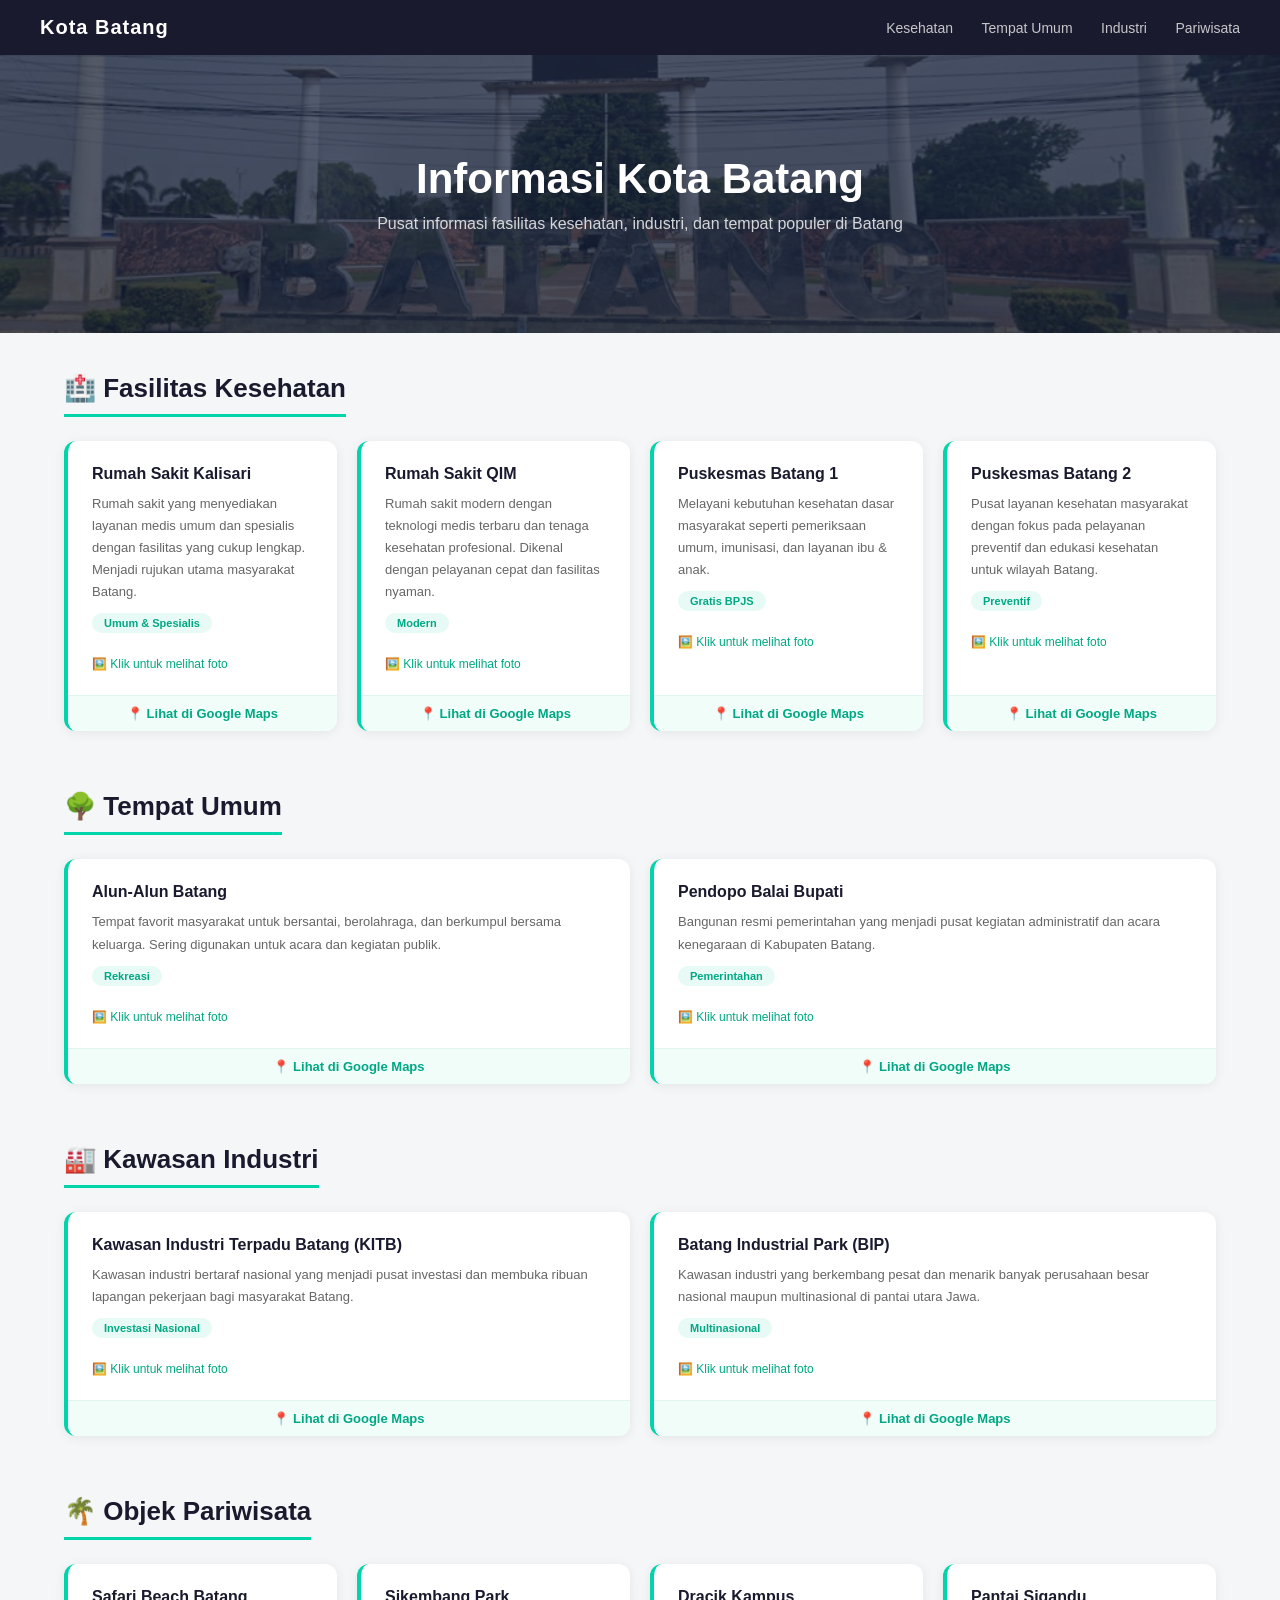
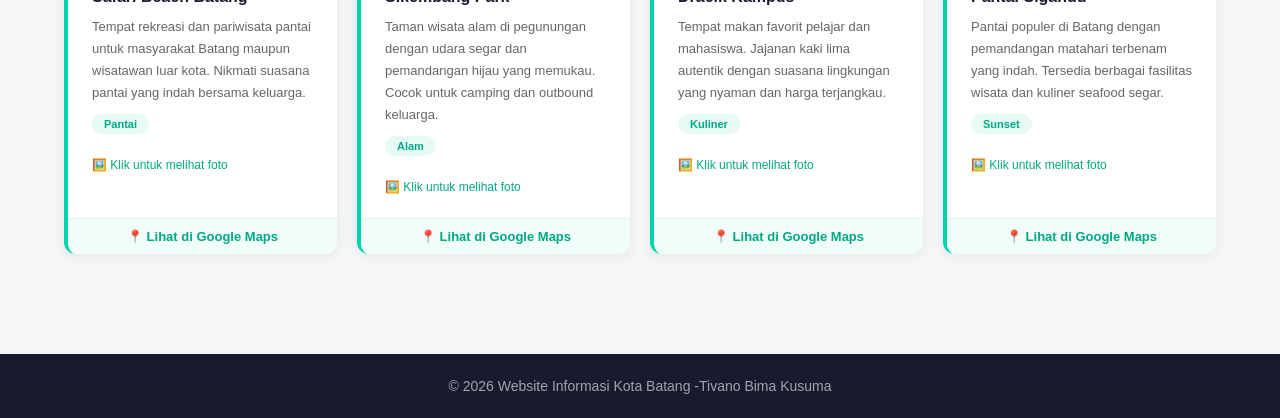
<file: index.html>
<!DOCTYPE html>
<html lang="id">
<head>
    <meta charset="UTF-8">
    <meta name="viewport" content="width=device-width, initial-scale=1.0">
    <title>Informasi Kota Batang</title>
    <link rel="stylesheet" href="styleuji.css">
</head>
<body>
 
    <!-- NAVBAR -->
    <nav>
        <div class="nav-title">Kota Batang</div>
        <div class="nav-links">
            <a href="#kesehatan">Kesehatan</a>
            <a href="#tempat">Tempat Umum</a>
            <a href="#industri">Industri</a>
            <a href="#pariwisata">Pariwisata</a>
        </div>
    </nav>
 
    <!-- HEADER -->
    <header>
        <h1>Informasi Kota Batang</h1>
        <p>Pusat informasi fasilitas kesehatan, industri, dan tempat populer di Batang</p>
    </header>
 
    <!-- KONTEN UTAMA -->
    <main>
 
        <!-- KESEHATAN -->
        <section id="kesehatan">
            <h2 class="judul-seksi">🏥 Fasilitas Kesehatan</h2>
            <div class="grid">
 
                <!-- Card 1 -->
                <div class="card">
                    <input type="checkbox" id="c1">
                    <label for="c1">
                        <h3>Rumah Sakit Kalisari</h3>
                        <p>Rumah sakit yang menyediakan layanan medis umum dan spesialis dengan fasilitas yang cukup lengkap. Menjadi rujukan utama masyarakat Batang.</p>
                        <span class="badge">Umum & Spesialis</span>
                        <div class="img-wrapper">
                            <!-- Ganti kalisari.jpg dengan nama file foto kamu -->
                            <img src="assets/kalisari.jpg" alt="Rumah Sakit Kalisari">
                        </div>
                        <span class="klik-info">🖼️ Klik untuk melihat foto</span>
                    </label>
                    <a href="https://maps.google.com/?q=Rumah+Sakit+Kalisari+Batang" target="_blank" class="maps-btn">📍 Lihat di Google Maps</a>
                </div>
 
                <!-- Card 2 -->
                <div class="card">
                    <input type="checkbox" id="c2">
                    <label for="c2">
                        <h3>Rumah Sakit QIM</h3>
                        <p>Rumah sakit modern dengan teknologi medis terbaru dan tenaga kesehatan profesional. Dikenal dengan pelayanan cepat dan fasilitas nyaman.</p>
                        <span class="badge">Modern</span>
                        <div class="img-wrapper">
                            <img src="assets/qim.jpg" alt="Rumah Sakit QIM">
                        </div>
                        <span class="klik-info">🖼️ Klik untuk melihat foto</span>
                    </label>
                    <a href="https://maps.google.com/?q=Rumah+Sakit+QIM+Batang" target="_blank" class="maps-btn">📍 Lihat di Google Maps</a>
                </div>
 
                <!-- Card 3 -->
                <div class="card">
                    <input type="checkbox" id="c3">
                    <label for="c3">
                        <h3>Puskesmas Batang 1</h3>
                        <p>Melayani kebutuhan kesehatan dasar masyarakat seperti pemeriksaan umum, imunisasi, dan layanan ibu & anak.</p>
                        <span class="badge">Gratis BPJS</span>
                        <div class="img-wrapper">
                            <img src="assets/puskesmas1.jpg" alt="Puskesmas Batang 1">
                        </div>
                        <span class="klik-info">🖼️ Klik untuk melihat foto</span>
                    </label>
                    <a href="https://maps.google.com/?q=Puskesmas+Batang+1" target="_blank" class="maps-btn">📍 Lihat di Google Maps</a>
                </div>
 
                <!-- Card 4 -->
                <div class="card">
                    <input type="checkbox" id="c4">
                    <label for="c4">
                        <h3>Puskesmas Batang 2</h3>
                        <p>Pusat layanan kesehatan masyarakat dengan fokus pada pelayanan preventif dan edukasi kesehatan untuk wilayah Batang.</p>
                        <span class="badge">Preventif</span>
                        <div class="img-wrapper">
                            <img src="assets/puskesmas2.jpg" alt="Puskesmas Batang 2">
                        </div>
                        <span class="klik-info">🖼️ Klik untuk melihat foto</span>
                    </label>
                    <a href="https://maps.google.com/?q=Puskesmas+Batang+2" target="_blank" class="maps-btn">📍 Lihat di Google Maps</a>
                </div>
 
            </div>
        </section>
 
        <!-- TEMPAT UMUM -->
        <section id="tempat">
            <h2 class="judul-seksi">🌳 Tempat Umum</h2>
            <div class="grid grid-2">
 
                <!-- Card 5 -->
                <div class="card">
                    <input type="checkbox" id="c5">
                    <label for="c5">
                        <h3>Alun-Alun Batang</h3>
                        <p>Tempat favorit masyarakat untuk bersantai, berolahraga, dan berkumpul bersama keluarga. Sering digunakan untuk acara dan kegiatan publik.</p>
                        <span class="badge">Rekreasi</span>
                        <div class="img-wrapper">
                            <img src="assets/alun.jpg" alt="Alun-Alun Batang">
                        </div>
                        <span class="klik-info">🖼️ Klik untuk melihat foto</span>
                    </label>
                    <a href="https://maps.google.com/?q=Alun-Alun+Batang" target="_blank" class="maps-btn">📍 Lihat di Google Maps</a>
                </div>
 
                <!-- Card 6 -->
                <div class="card">
                    <input type="checkbox" id="c6">
                    <label for="c6">
                        <h3>Pendopo Balai Bupati</h3>
                        <p>Bangunan resmi pemerintahan yang menjadi pusat kegiatan administratif dan acara kenegaraan di Kabupaten Batang.</p>
                        <span class="badge">Pemerintahan</span>
                        <div class="img-wrapper">
                            <img src="assets/pendopo.jpg" alt="Pendopo Balai Bupati">
                        </div>
                        <span class="klik-info">🖼️ Klik untuk melihat foto</span>
                    </label>
                    <a href="https://maps.google.com/?q=Pendopo+Bupati+Batang" target="_blank" class="maps-btn">📍 Lihat di Google Maps</a>
                </div>
 
            </div>
        </section>
 
        <!-- INDUSTRI -->
        <section id="industri">
            <h2 class="judul-seksi">🏭 Kawasan Industri</h2>
            <div class="grid grid-2">
 
                <!-- Card 7 -->
                <div class="card">
                    <input type="checkbox" id="c7">
                    <label for="c7">
                        <h3>Kawasan Industri Terpadu Batang (KITB)</h3>
                        <p>Kawasan industri bertaraf nasional yang menjadi pusat investasi dan membuka ribuan lapangan pekerjaan bagi masyarakat Batang.</p>
                        <span class="badge">Investasi Nasional</span>
                        <div class="img-wrapper">
                            <img src="assets/kitb.jpg" alt="KITB">
                        </div>
                        <span class="klik-info">🖼️ Klik untuk melihat foto</span>
                    </label>
                    <a href="https://maps.google.com/?q=Kawasan+Industri+Terpadu+Batang" target="_blank" class="maps-btn">📍 Lihat di Google Maps</a>
                </div>
 
                <!-- Card 8 -->
                <div class="card">
                    <input type="checkbox" id="c8">
                    <label for="c8">
                        <h3>Batang Industrial Park (BIP)</h3>
                        <p>Kawasan industri yang berkembang pesat dan menarik banyak perusahaan besar nasional maupun multinasional di pantai utara Jawa.</p>
                        <span class="badge">Multinasional</span>
                        <div class="img-wrapper">
                            <img src="assets/bip.jpg" alt="BIP">
                        </div>
                        <span class="klik-info">🖼️ Klik untuk melihat foto</span>
                    </label>
                    <a href="https://maps.google.com/?q=Batang+Industrial+Park" target="_blank" class="maps-btn">📍 Lihat di Google Maps</a>
                </div>
 
            </div>
        </section>
 
        <!-- PARIWISATA -->
        <section id="pariwisata">
            <h2 class="judul-seksi">🌴 Objek Pariwisata</h2>
            <div class="grid">
 
                <!-- Card 9 -->
                <div class="card">
                    <input type="checkbox" id="c9">
                    <label for="c9">
                        <h3>Safari Beach Batang</h3>
                        <p>Tempat rekreasi dan pariwisata pantai untuk masyarakat Batang maupun wisatawan luar kota. Nikmati suasana pantai yang indah bersama keluarga.</p>
                        <span class="badge">Pantai</span>
                        <div class="img-wrapper">
                            <img src="assets/safari.jpg" alt="Safari Beach Batang">
                        </div>
                        <span class="klik-info">🖼️ Klik untuk melihat foto</span>
                    </label>
                    <a href="https://maps.google.com/?q=Safari+Beach+Batang" target="_blank" class="maps-btn">📍 Lihat di Google Maps</a>
                </div>
 
                <!-- Card 10 -->
                <div class="card">
                    <input type="checkbox" id="c10">
                    <label for="c10">
                        <h3>Sikembang Park</h3>
                        <p>Taman wisata alam di pegunungan dengan udara segar dan pemandangan hijau yang memukau. Cocok untuk camping dan outbound keluarga.</p>
                        <span class="badge">Alam</span>
                        <div class="img-wrapper">
                            <img src="assets/sikembang.jpg" alt="Sikembang Park">
                        </div>
                        <span class="klik-info">🖼️ Klik untuk melihat foto</span>
                    </label>
                    <a href="https://maps.google.com/?q=Sikembang+Park+Batang" target="_blank" class="maps-btn">📍 Lihat di Google Maps</a>
                </div>
 
                <!-- Card 11 -->
                <div class="card">
                    <input type="checkbox" id="c11">
                    <label for="c11">
                        <h3>Dracik Kampus</h3>
                        <p>Tempat makan favorit pelajar dan mahasiswa. Jajanan kaki lima autentik dengan suasana lingkungan yang nyaman dan harga terjangkau.</p>
                        <span class="badge">Kuliner</span>
                        <div class="img-wrapper">
                            <img src="assets/dracik1.jpg" alt="Dracik Kampus">
                        </div>
                        <span class="klik-info">🖼️ Klik untuk melihat foto</span>
                    </label>
                    <a href="https://maps.google.com/?q=Dracik+Kampus+Batang" target="_blank" class="maps-btn">📍 Lihat di Google Maps</a>
                </div>
 
                <!-- Card 12 -->
                <div class="card">
                    <input type="checkbox" id="c12">
                    <label for="c12">
                        <h3>Pantai Sigandu</h3>
                        <p>Pantai populer di Batang dengan pemandangan matahari terbenam yang indah. Tersedia berbagai fasilitas wisata dan kuliner seafood segar.</p>
                        <span class="badge">Sunset</span>
                        <div class="img-wrapper">
                            <img src="assets/siganduu.jpg" alt="Pantai Sigandu">
                        </div>
                        <span class="klik-info">🖼️ Klik untuk melihat foto</span>
                    </label>
                    <a href="https://maps.google.com/?q=Pantai+Sigandu+Batang" target="_blank" class="maps-btn">📍 Lihat di Google Maps</a>
                </div>
 
            </div>
        </section>
 
    </main>
 
    <!-- FOOTER -->
    <footer>
        <p>&copy; 2026 Website Informasi Kota Batang
            -Tivano Bima Kusuma
        </p>
    </footer>
 
</body>
</html>
</file>
<file: styleuji.css>
/* PENGATURAN DASAR */
* {
    margin: 0;
    padding: 0;
    box-sizing: border-box;
}
 
body {
    font-family: 'Segoe UI', sans-serif;
    background-color: #f4f6f8;
    color: #333;
}
 
/* NAVIGASI BAR */
nav {
    background-color: #1a1a2e;
    padding: 16px 40px;
    display: flex;
    justify-content: space-between;
    align-items: center;
    position: sticky;
    top: 0;
    z-index: 100;
}
 
.nav-title {
    color: white;
    font-size: 20px;
    font-weight: bold;
    letter-spacing: 1px;
}
 
.nav-links a {
    color: rgba(255, 255, 255, 0.75);
    text-decoration: none;
    margin-left: 24px;
    font-size: 14px;
    font-weight: 500;
    transition: color 0.3s;
}
 
.nav-links a:hover {
    color: #00d4aa;
}
 
/* HEADER/HERO */
header {
    background-image: url('alun.jpg');
    background-size: cover;
    background-position: center;
    background-color: #16213e;
    text-align: center;
    padding: 100px 20px;
    position: relative;
}
 
header::before {
    content: '';
    position: absolute;
    top: 0; left: 0; right: 0; bottom: 0;
    background: rgba(22, 33, 62, 0.70);
}
 
header h1 {
    position: relative;
    color: white;
    font-size: 42px;
    font-weight: bold;
    margin-bottom: 12px;
}
 
header p {
    position: relative;
    color: rgba(255, 255, 255, 0.80);
    font-size: 16px;
}
 
/* KONTEN UTAMA */
main {
    max-width: 1200px;
    margin: 0 auto;
    padding: 40px 24px;
}
 
/* SECTION */
section {
    margin-bottom: 60px;
}
 
.judul-seksi {
    font-size: 26px;
    font-weight: bold;
    color: #1a1a2e;
    margin-bottom: 24px;
    padding-bottom: 10px;
    border-bottom: 3px solid #00d4aa;
    display: inline-block;
}
 
/* GRID */
.grid {
    display: grid;
    grid-template-columns: repeat(4, 1fr);
    gap: 20px;
}
 
.grid-2 {
    display: grid;
    grid-template-columns: repeat(2, 1fr);
    gap: 20px;
}
 
/* CARD */
.card {
    background-color: white;
    border-radius: 12px;
    overflow: hidden;
    box-shadow: 0 2px 12px rgba(0, 0, 0, 0.07);
    border-left: 4px solid #00d4aa;
    transition: transform 0.3s ease, box-shadow 0.3s ease;
    display: flex;
    flex-direction: column;
}
 
.card:hover {
    transform: translateY(-8px);
    box-shadow: 0 12px 32px rgba(0, 0, 0, 0.15);
}
 
/* Sembunyikan checkbox */
.card input[type="checkbox"] {
    display: none;
}
 
/* Label = area yang bisa diklik */
.card label {
    padding: 24px;
    cursor: pointer;
    display: flex;
    flex-direction: column;
    gap: 10px;
    flex: 1;
}
 
.card label h3 {
    font-size: 16px;
    font-weight: bold;
    color: #1a1a2e;
}
 
.card label p {
    font-size: 13px;
    color: #666;
    line-height: 1.7;
}
 
/* BADGE */
.badge {
    display: inline-block;
    background-color: #e8faf6;
    color: #00a884;
    font-size: 11px;
    font-weight: 600;
    padding: 4px 12px;
    border-radius: 100px;
    width: fit-content;
}
 
/* TEKS KLIK INFO */
.klik-info {
    font-size: 12px;
    color: #00a884;
    font-weight: 500;
    margin-top: 4px;
}
 
/* Ubah teks saat sudah diklik */
.card input[type="checkbox"]:checked + label .klik-info {
    color: #999;
}
 
/* GAMBAR (TERSEMBUNYI) */
 
/*  Wrapper = kotak pembungkus gambar */
.img-wrapper {
    overflow: hidden;
    max-height: 0;           /* tersembunyi secara default */
    border-radius: 8px;
    transition: max-height 0.4s ease, margin-top 0.4s ease;
    margin-top: 0;
}
 
/* Gambar di dalam wrapper */
.img-wrapper img {
    width: 100%;
    height: 180px;
    object-fit: cover;
    display: block;
    border-radius: 8px;
    transition: transform 0.3s ease;
}
 
/* Efek zoom saat hover pada gambar */
.img-wrapper img:hover {
    transform: scale(1.05);
}
 
/* Saat card diklik → gambar muncul */
.card input[type="checkbox"]:checked + label .img-wrapper {
    max-height: 200px;
    margin-top: 8px;
}
 
/* TOMBOL GOOGLE MAPS */
.maps-btn {
    display: block;
    text-align: center;
    background-color: #f0fdf9;
    color: #00a884;
    text-decoration: none;
    font-size: 13px;
    font-weight: 600;
    padding: 10px;
    border-top: 1px solid #e0f5f0;
    transition: background-color 0.3s ease, color 0.3s ease;
}
 
.maps-btn:hover {
    background-color: #00d4aa;
    color: white;
}
 
/* FOOTER */
footer {
    background-color: #1a1a2e;
    color: rgba(255, 255, 255, 0.6);
    text-align: center;
    padding: 24px;
    font-size: 14px;
}
</file>
